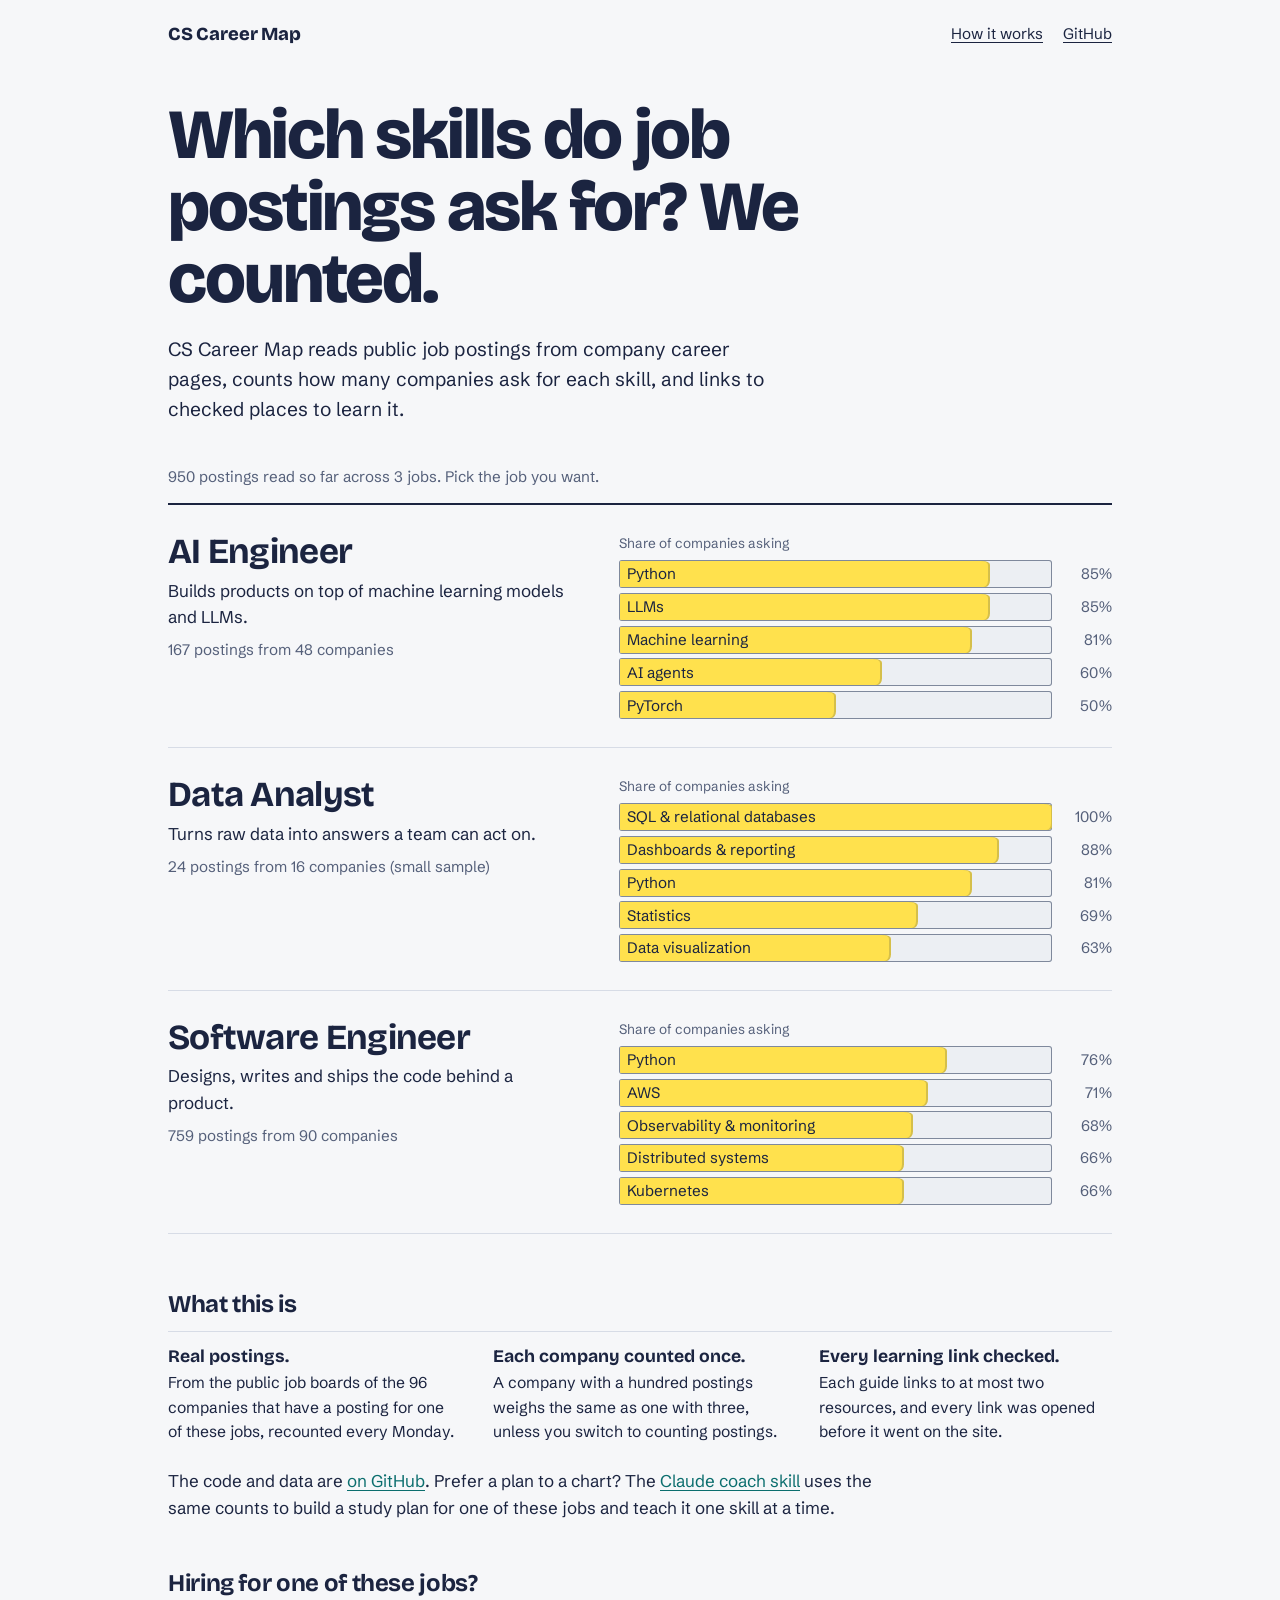
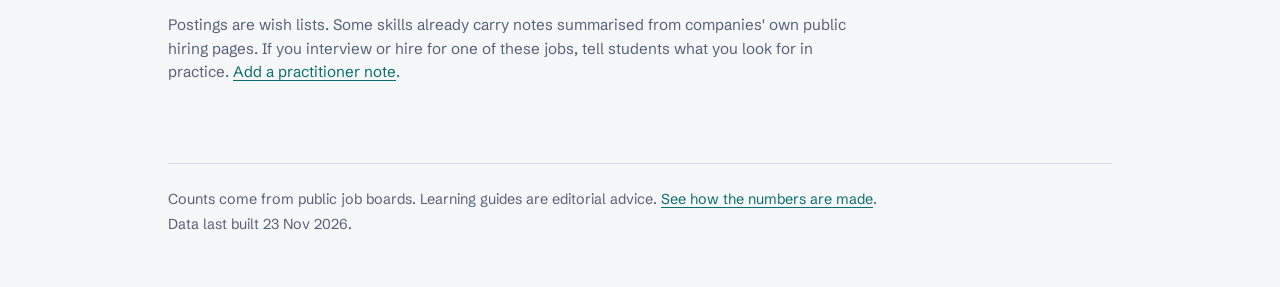
<file: docs/index.html>
<!DOCTYPE html>
<html lang="en">
<head>
<meta charset="utf-8">
<meta name="viewport" content="width=device-width, initial-scale=1">
<title>CS Career Map</title>
<meta name="description" content="Which skills do job postings ask for? Counted from public company job boards, with checked places to learn each skill.">
<meta name="theme-color" content="#f6f7f9">
<link rel="canonical" href="https://emmazhao422.github.io/cs-career-map/">
<meta property="og:type" content="website">
<meta property="og:site_name" content="CS Career Map">
<meta property="og:title" content="CS Career Map: which skills do job postings ask for?">
<meta property="og:description" content="Which skills do job postings ask for? Counted from public company job boards, with checked places to learn each skill.">
<meta property="og:url" content="https://emmazhao422.github.io/cs-career-map/">
<meta property="og:image" content="https://emmazhao422.github.io/cs-career-map/og.png">
<meta property="og:image:width" content="1200">
<meta property="og:image:height" content="630">
<meta property="og:image:alt" content="CS Career Map: skills counted from real job postings, by job">
<meta name="twitter:card" content="summary_large_image">
<meta name="twitter:title" content="CS Career Map: which skills do job postings ask for?">
<meta name="twitter:description" content="Which skills do job postings ask for? Counted from public company job boards, with checked places to learn each skill.">
<meta name="twitter:image" content="https://emmazhao422.github.io/cs-career-map/og.png">
<meta name="twitter:image:alt" content="CS Career Map: skills counted from real job postings, by job">
<link rel="icon" href="data:image/svg+xml,%3Csvg xmlns='http://www.w3.org/2000/svg' viewBox='0 0 32 32'%3E%3Crect width='32' height='32' rx='6' fill='%231b2440'/%3E%3Crect x='6' y='9' width='20' height='5' rx='2' fill='%23ffe14d'/%3E%3Crect x='6' y='18' width='12' height='5' rx='2' fill='%23ffe14d'/%3E%3C/svg%3E">
<link rel="preconnect" href="https://fonts.googleapis.com">
<link rel="preconnect" href="https://fonts.gstatic.com" crossorigin>
<link href="https://fonts.googleapis.com/css2?family=Bricolage+Grotesque:opsz,wght@12..96,500;12..96,700;12..96,800&family=Schibsted+Grotesk:wght@400;500;700&display=swap" rel="stylesheet">
<link rel="stylesheet" href="styles.css">
<noscript><style>.loading { display: none; }</style></noscript>
</head>
<body>
<a class="skip" href="#main">Skip to content</a>
<header class="top">
  <a class="brand" href="#home">CS Career Map</a>
  <nav aria-label="Site">
    <a href="#how-it-works">How it works</a>
    <a id="repo-link" href="https://github.com/EmmaZhao422/cs-career-map">GitHub</a>
  </nav>
</header>
<div id="demo-banner" class="demo" role="note" hidden></div>
<main id="main" tabindex="-1">
  <noscript><p class="error">This site needs JavaScript to show the counts. The data itself is plain JSON in the <a href="https://github.com/EmmaZhao422/cs-career-map/tree/main/docs/data">repository</a>.</p></noscript>
  <p class="loading">Loading the map…</p>
</main>
<footer class="foot">
  <p>Counts come from public job boards. Learning guides are editorial advice.
     <a href="#how-it-works">See how the numbers are made</a>.</p>
  <p id="updated"></p>
</footer>
<script src="app.js"></script>
</body>
</html>
</file>
<file: docs/styles.css>
:root {
  --paper: #f6f7f9;
  --sheet: #ffffff;
  --ink: #1b2440;
  --soft: #55607a;
  --rule: #d7dce6;
  --track: #eceff3;
  --track-line: #7f899c; /* 3.3:1 against the paper */
  --marker: #ffe14d;
  --marker-dim: #fff0a0;
  --teal: #0b6e6e;
  --warn-bg: #ffe9e0;
  --display: "Bricolage Grotesque", "Schibsted Grotesk", system-ui, sans-serif;
  --body: "Schibsted Grotesk", system-ui, -apple-system, "Segoe UI", sans-serif;
  --measure: 62rem;
}

* { box-sizing: border-box; }
html { -webkit-text-size-adjust: 100%; }
body {
  margin: 0;
  background: var(--paper);
  color: var(--ink);
  font: 400 1.0625rem/1.55 var(--body);
}
a { color: var(--teal); text-underline-offset: 0.18em; }
a:hover { text-decoration-thickness: 2px; }
:focus-visible { outline: 3px solid var(--teal); outline-offset: 3px; border-radius: 2px; }
[hidden] { display: none !important; }

.sr-only { position: absolute; width: 1px; height: 1px; margin: -1px; padding: 0; overflow: hidden; clip: rect(0 0 0 0); white-space: nowrap; border: 0; }
.skip { position: absolute; left: -999px; top: 0; background: var(--ink); color: #fff; padding: 0.75rem 1rem; }
.skip:focus { left: 0; z-index: 10; }

.top, main, .foot, .demo { max-width: var(--measure); margin-inline: auto; padding-inline: 1.5rem; }
.top { display: flex; justify-content: space-between; align-items: center; gap: 1rem; padding-block: 1rem; }
.brand { font: 800 1.15rem/1 var(--display); color: var(--ink); text-decoration: none; letter-spacing: -0.01em; }
.top nav { display: flex; gap: 1.25rem; font-size: 0.95rem; }
.top nav a { color: var(--ink); }
.top a { display: inline-flex; align-items: center; min-height: 2.25rem; }

.demo {
  background: var(--warn-bg);
  border-left: 6px solid #d9480f;
  padding-block: 0.75rem;
  font-size: 0.95rem;
}

main { padding-block: 2rem 4rem; min-height: 60vh; }
main:focus { outline: none; }
.loading, .error { color: var(--soft); }

/* ---------- type ---------- */
h1 { font: 800 clamp(2.3rem, 6.2vw, 4.4rem)/1.02 var(--display); letter-spacing: -0.03em; margin: 0 0 1.25rem; max-width: 16ch; }
h1.role-title { max-width: none; }
h2 { font: 700 1.5rem/1.2 var(--display); letter-spacing: -0.015em; margin: 3rem 0 0.5rem; }
h3 { font: 700 1rem/1.3 var(--body); margin: 1.25rem 0 0.25rem; }
.lede { font-size: 1.2rem; max-width: 38rem; margin: 0 0 2.5rem; color: var(--ink); }
.note { color: var(--soft); font-size: 0.95rem; max-width: 44rem; }
.back { display: inline-flex; align-items: center; min-height: 2.25rem; margin-bottom: 1rem; font-size: 0.95rem; }

/* ---------- the bar: a pale full-width track with the marker stroke inside ---------- */
.bar {
  position: relative; display: flex; align-items: center;
  background: var(--track);
  box-shadow: inset 0 0 0 1px var(--track-line);
  border-radius: 3px;
  overflow: hidden;
}
/* the marker stroke: its width is the share */
.stroke {
  position: absolute; left: 1px; top: 1px; bottom: 1px;
  background: var(--marker);
  border-radius: 1px 0.5em 0.3em 1px / 1px 0.25em 0.45em 1px;
  box-shadow: inset -2px 0 0 rgba(27, 36, 64, 0.18);
}
.bar .name { position: relative; color: var(--ink); }

/* ---------- home: job list ---------- */
.jobs { list-style: none; margin: 0; padding: 0; border-top: 2px solid var(--ink); }
.jobs > li { border-bottom: 1px solid var(--rule); }
.job { display: grid; grid-template-columns: minmax(0, 5fr) minmax(0, 6fr); gap: 1rem 2.5rem; padding: 1.75rem 0; color: inherit; text-decoration: none; }
.job:hover .job-name { text-decoration: underline; text-decoration-thickness: 3px; text-underline-offset: 0.15em; }
.job-name { font: 700 clamp(1.6rem, 3.4vw, 2.2rem)/1.1 var(--display); letter-spacing: -0.02em; margin: 0 0 0.35rem; }
.job-blurb { margin: 0 0 0.5rem; }
.job-count { margin: 0; color: var(--soft); font-size: 0.95rem; }
.mini-wrap { align-self: center; }
.mini-label { margin: 0 0 0.35rem; color: var(--soft); font-size: 0.85rem; }
.mini { list-style: none; margin: 0; padding: 0; display: grid; gap: 0.3rem; }
.mini li { display: grid; grid-template-columns: minmax(0, 1fr) 3rem; gap: 0.75rem; align-items: center; font-size: 0.95rem; }
.mini .bar { min-height: 1.75rem; }
.mini .name { padding: 0 0.5rem; white-space: nowrap; overflow: hidden; text-overflow: ellipsis; }
.mini .pct { color: var(--soft); text-align: right; }

.about { margin-top: 3.5rem; }
.facts { list-style: none; padding: 0; margin: 0.75rem 0 0; display: grid; grid-template-columns: repeat(3, minmax(0, 1fr)); gap: 0 2rem; border-top: 1px solid var(--rule); }
.facts li { padding: 0.9rem 0 0; font-size: 0.98rem; }
.facts b { display: block; font: 700 1.1rem/1.25 var(--display); margin-bottom: 0.2rem; }
.about-links { margin: 1.5rem 0 0; max-width: 44rem; }

/* ---------- role page ---------- */
.summary { font-size: 1.15rem; max-width: 44rem; margin: 0 0 1.5rem; }
.controls { display: flex; flex-wrap: wrap; gap: 0.75rem 1rem; align-items: center; margin: 1.5rem 0 0.5rem; }
.seg { display: inline-flex; border: 2px solid var(--ink); border-radius: 999px; overflow: hidden; }
.seg button { font: 500 0.95rem/1 var(--body); color: var(--ink); background: transparent; border: 0; padding: 0.6rem 1rem; cursor: pointer; }
.seg button + button { border-left: 1px solid var(--ink); }
.seg button[aria-pressed="true"] { background: var(--ink); color: #fff; }
.seg button:focus-visible { outline-offset: -5px; outline-color: var(--marker); }
.chip-row { display: flex; align-items: baseline; gap: 0.4rem 0.75rem; flex-basis: 100%; min-width: 0; } /* min-width: 0 keeps the scrolling chips inside the page on phones */
.chip-label { font-size: 0.85rem; color: var(--soft); flex: 0 0 auto; }
.chips { display: flex; flex-wrap: wrap; gap: 0.4rem; min-width: 0; }
.chips button { font: 500 0.9rem/1 var(--body); color: var(--ink); background: var(--sheet); border: 1px solid var(--rule); border-radius: 999px; padding: 0.45rem 0.8rem; cursor: pointer; }
.chips button[aria-pressed="true"] { border-color: var(--ink); box-shadow: inset 0 0 0 1px var(--ink); }
.caveat { flex-basis: 100%; margin: 0; color: var(--soft); font-size: 0.85rem; }
.status { color: var(--soft); font-size: 0.95rem; max-width: 44rem; margin: 0.75rem 0 0; }
.status p { margin: 0; }
.status .warn { color: var(--ink); background: var(--warn-bg); border-left: 4px solid #d9480f; padding: 0.5rem 0.75rem; margin-top: 0.6rem; }

/* start here */
.start h2 { border-bottom: 2px solid var(--ink); padding-bottom: 0.4rem; margin-bottom: 0.25rem; }
.start > .note { margin: 0.5rem 0 0.75rem; }
.start-list { list-style: none; counter-reset: step; margin: 0; padding: 0; display: grid; grid-template-columns: repeat(3, minmax(0, 1fr)); gap: 0 2rem; }
.start-list li { counter-increment: step; display: grid; align-content: start; grid-template-columns: 2rem minmax(0, 1fr); column-gap: 0.25rem; padding: 0.8rem 0; border-bottom: 1px solid var(--rule); }
.start-list li::before { content: counter(step); grid-row: span 2; font: 800 1.5rem/1 var(--display); color: var(--ink); padding-top: 0.05rem; }
.start-name { font: 700 1.1rem/1.25 var(--display); }
.start-name.plain { color: var(--ink); }
.start-list .why { color: var(--soft); font-size: 0.9rem; }

.band h2 { display: flex; flex-wrap: wrap; align-items: baseline; gap: 0.25rem 0.75rem; border-bottom: 2px solid var(--ink); padding-bottom: 0.4rem; }
.band h2 small { font: 400 0.95rem/1.3 var(--body); color: var(--soft); letter-spacing: 0; }
.band.people > .note { margin: 0.5rem 0 0.25rem; }
.skills { list-style: none; margin: 0; padding: 0; }
.skills > li { border-bottom: 1px solid var(--rule); scroll-margin-top: 1rem; }
.skill-btn {
  display: grid; grid-template-columns: minmax(0, 1fr) 14rem; align-items: center; gap: 1.25rem;
  width: 100%; padding: 0.6rem 0; background: transparent; border: 0; color: inherit; font: inherit; text-align: left; cursor: pointer;
  scroll-margin-top: 1rem;
}
.skill-btn .bar { min-height: 2.3rem; }
.skill-btn .stroke { transition: width 0.35s ease; }
.skill-btn .name { font: 700 1.1rem/1.2 var(--display); padding: 0.35rem 0.6rem; }
.skill-btn .tally { font-size: 0.95rem; color: var(--soft); font-variant-numeric: tabular-nums; display: flex; justify-content: space-between; gap: 0.5rem; white-space: nowrap; }
.skill-btn .tally b { color: var(--ink); font-weight: 700; }
.skill-btn .tally .sep { position: absolute; width: 1px; height: 1px; overflow: hidden; clip: rect(0 0 0 0); }
.skill-btn .tally .pct { color: var(--ink); font-weight: 500; min-width: 3.2ch; text-align: right; font-variant-numeric: normal; }
.skill-btn:hover .name { text-decoration: underline; }
.band.rare .stroke { background: var(--marker-dim); }
.people .stroke { background: var(--marker-dim); }

.more {
  font: 500 0.95rem/1 var(--body); color: var(--ink); background: var(--sheet);
  border: 1px solid var(--ink); border-radius: 999px; padding: 0.7rem 1.1rem; cursor: pointer; min-height: 2.75rem;
}
.more:hover { background: var(--paper); }
.rare-toggle { margin: 1.25rem 0 0; }
.band.rare h2 { margin-top: 1.5rem; }

.detail { background: var(--sheet); border-left: 4px solid var(--marker); margin: 0.1rem 0 1.25rem; padding: 0.25rem 1.25rem 1.1rem; max-width: 46rem; }
.detail p { margin: 0.2rem 0 0; }
.detail ul { margin: 0.2rem 0 0; padding-left: 1.1rem; }
.detail li { border: 0; margin: 0.2rem 0; }
.detail .by { color: var(--soft); font-size: 0.9rem; }
.detail p.by { margin-top: 0.3rem; }
.detail .evidence { color: var(--soft); font-size: 0.95rem; margin-top: 1rem; padding-top: 0.75rem; border-top: 1px solid var(--rule); }
.detail .ask { margin-top: 0.6rem; font-size: 0.95rem; }
blockquote { margin: 0.5rem 0 0; padding-left: 0.9rem; border-left: 3px solid var(--rule); }
blockquote footer { color: var(--soft); font-size: 0.9rem; }

.sources-block { margin-top: 1rem; }
details { margin-top: 1rem; }
summary { cursor: pointer; font-weight: 700; padding: 0.4rem 0; }
.sources { columns: 14rem; column-gap: 2rem; list-style: none; padding: 0; margin: 0.75rem 0 0; font-size: 0.95rem; }
.sources li { break-inside: avoid; padding: 0.15rem 0; }
.sources .n { color: var(--soft); font-variant-numeric: tabular-nums; }
.postings { list-style: none; padding: 0; margin: 0.75rem 0 1rem; font-size: 0.95rem; max-width: 46rem; }
.postings li { padding: 0.35rem 0; border-bottom: 1px solid var(--rule); }
.postings .where { color: var(--soft); }

.steps { max-width: 44rem; padding-left: 1.25rem; }
.steps li { margin: 0.5rem 0; }
.plain { max-width: 44rem; padding-left: 1.1rem; }
.plain li { margin: 0.4rem 0; }

/* the rule sits on the first line, so it lines up with the content, not the padding */
.foot { padding-block: 0 3rem; color: var(--soft); font-size: 0.9rem; }
.foot p { margin: 0.2rem 0; }
.foot > p:first-child { border-top: 1px solid var(--rule); padding-top: 1.5rem; margin-top: 0; }

@media (max-width: 860px) {
  .start-list { grid-template-columns: repeat(2, minmax(0, 1fr)); }
}

@media (max-width: 720px) {
  body { font-size: 1rem; }
  .top, main, .foot, .demo { padding-inline: 1.1rem; }
  main { padding-top: 1.25rem; }
  .job { grid-template-columns: 1fr; padding: 1.25rem 0; }
  .facts { grid-template-columns: 1fr; border-top: 0; }
  .facts li { border-top: 1px solid var(--rule); padding: 0.8rem 0; }
  .start-list { grid-template-columns: 1fr; }
  .skill-btn { grid-template-columns: 1fr; gap: 0.3rem; padding: 0.7rem 0; }
  .skill-btn .tally { display: block; padding-left: 0.1rem; }
  .skill-btn .tally .sep { position: static; width: auto; height: auto; overflow: visible; clip: auto; font-variant-numeric: normal; }
  .skill-btn .tally .pct { min-width: 0; }
  .detail { padding-inline: 1rem; }
  .seg { width: 100%; }
  .seg button { flex: 1 1 auto; padding-inline: 0.6rem; font-size: 0.875rem; line-height: 1.15; }
  .controls { gap: 0.5rem; margin-top: 1rem; }
  .summary { font-size: 1.05rem; margin-bottom: 1rem; }
  .chip-row { align-items: center; gap: 0.5rem; }
  .chips { flex: 1 1 auto; flex-wrap: nowrap; overflow-x: auto; margin-right: -1.1rem; padding: 0.3rem 1.1rem 0.3rem 0.1rem; scrollbar-width: thin; }
  .chips button { flex: 0 0 auto; }
}

/* touch: tap targets at least 44px high */
@media (max-width: 720px), (pointer: coarse) {
  .top a, .back { min-height: 44px; }
  .top nav a { padding-inline: 0.25rem; }
  .seg button { min-height: 44px; }
  .chips button { min-height: 44px; padding-inline: 0.95rem; display: inline-flex; align-items: center; }
  .start-name { display: inline-flex; align-items: center; min-height: 44px; }
  .start-list li { padding: 0.2rem 0 0.6rem; }
  .start-list li::before { align-self: start; padding-top: 0.6rem; }
  .start-list .why { margin-top: -0.35rem; }
  .detail a { display: inline-flex; align-items: center; min-height: 44px; }
  .more { min-height: 44px; }
  summary { padding-block: 0.65rem; }
}

@media (prefers-reduced-motion: reduce) {
  .skill-btn .stroke { transition: none; }
  html { scroll-behavior: auto; }
}
</file>
